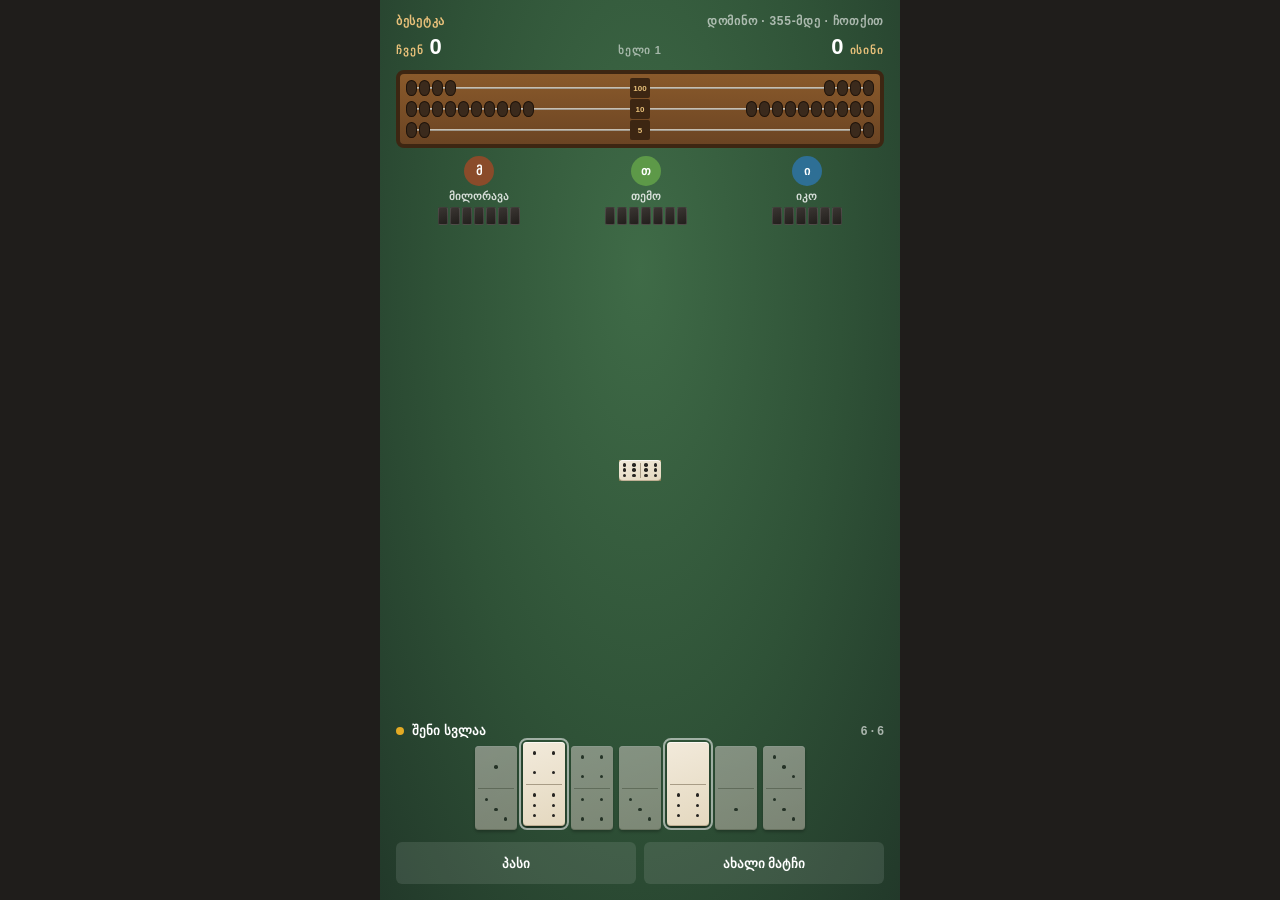
<file: besetka/domino.html>
<!DOCTYPE html>
<html lang="ka">
<head>
<meta charset="utf-8">
<meta name="viewport" content="width=device-width, initial-scale=1, maximum-scale=1, user-scalable=no">
<title>ბესეტკა · დომინო</title>
<style>
  * { box-sizing: border-box; -webkit-tap-highlight-color: transparent; }
  html, body { margin: 0; padding: 0; height: 100%; background: #1f1d1b; }
  body {
    font-family: -apple-system, BlinkMacSystemFont, "Segoe UI", Roboto, Helvetica, Arial, sans-serif;
    color: #fff;
    display: flex;
    justify-content: center;
  }
  #app {
    width: 100%;
    max-width: 520px;
    min-height: 100vh;
    min-height: 100dvh;
    background: radial-gradient(ellipse at 50% 30%, #3f6b47 0%, #2f5237 55%, #22392a 100%);
    display: flex;
    flex-direction: column;
    overflow: hidden;
  }

  /* ---- top bar / score ---- */
  .topbar {
    padding: 14px 16px 6px;
  }
  .title-row {
    display: flex;
    justify-content: space-between;
    align-items: baseline;
    font-size: 12px;
    font-weight: 700;
    letter-spacing: .06em;
    color: rgba(255,255,255,.6);
  }
  .title-row b { color: #e8c07a; }
  .score-row {
    display: grid;
    grid-template-columns: 1fr auto 1fr;
    align-items: baseline;
    margin-top: 6px;
    font-variant-numeric: tabular-nums;
  }
  .score-side { display: flex; align-items: baseline; gap: 6px; }
  .score-side.right { justify-content: flex-end; }
  .score-label { font-size: 11px; font-weight: 700; letter-spacing: .08em; color: #e8c07a; }
  .score-num { font-size: 22px; font-weight: 800; }
  .hand-label { font-size: 11px; font-weight: 700; letter-spacing: .06em; color: rgba(255,255,255,.55); white-space: nowrap; }
  .pending { text-align: center; font-size: 11px; font-weight: 700; color: #e8c07a; margin-top: 4px; }

  /* ---- opponents strip ---- */
  .opponents { display: flex; justify-content: space-around; padding: 8px 16px 0; }
  .opp { display: flex; flex-direction: column; align-items: center; gap: 4px; }
  .avatar {
    width: 30px; height: 30px; border-radius: 50%;
    display: flex; align-items: center; justify-content: center;
    font-weight: 800; font-size: 12px;
    box-shadow: 0 0 0 2px transparent;
  }
  .avatar.turn { box-shadow: 0 0 0 2px #E3AA24; }
  .opp-name { font-size: 11px; font-weight: 700; color: rgba(255,255,255,.8); }
  .opp-count { font-size: 10px; color: rgba(255,255,255,.5); }
  .opp-tiles { display: flex; gap: 2px; }
  .opp-tile-back {
    width: 10px; height: 18px; border-radius: 2px;
    background: linear-gradient(160deg,#3a3532,#221f1c);
    border: 1px solid rgba(255,255,255,.12);
  }

  /* ---- board ---- */
  .board-wrap {
    flex: 1;
    display: flex;
    align-items: center;
    justify-content: center;
    padding: 10px 12px;
    min-height: 0;
  }
  .board {
    display: flex;
    flex-wrap: wrap;
    align-content: center;
    justify-content: center;
    gap: 3px;
    max-height: 100%;
    overflow-y: auto;
  }
  .empty-hint { font-size: 14px; color: rgba(255,255,255,.6); text-align: center; padding: 0 24px; }

  .tile {
    background: linear-gradient(160deg,#f2eadb,#e4d8bf);
    border-radius: 4px;
    box-shadow: inset 0 1px 0 rgba(255,255,255,.7), inset 0 -1px 0 rgba(120,95,60,.35), 0 2px 3px rgba(0,0,0,.45);
    display: flex;
    flex-shrink: 0;
  }
  .tile.board-tile { width: 42px; height: 21px; }
  .tile.board-tile.dbl { box-shadow: inset 0 1px 0 rgba(255,255,255,.7), inset 0 -1px 0 rgba(120,95,60,.35), 0 2px 3px rgba(0,0,0,.45), 0 0 0 1.5px rgba(232,192,122,.65); }
  .tile-half { flex: 1; position: relative; }
  .tile-divider-v { width: 1px; background: #a89c86; margin: 3px 0; }
  .tile-divider-h { height: 1px; background: #a89c86; margin: 0 3px; }
  .pip {
    position: absolute; width: 3.5px; height: 3.5px; margin: -1.75px 0 0 -1.75px;
    border-radius: 50%; background: #262421;
  }
  .hand .pip { width: 7px; height: 7px; margin: -3.5px 0 0 -3.5px; }

  /* ---- end-choice buttons ---- */
  .end-choice { display: flex; gap: 8px; padding: 0 16px 8px; }
  .end-btn {
    flex: 1; height: 40px; border-radius: 8px;
    background: #E3AA24; color: #1f1d1b; font-weight: 800; font-size: 13px;
    display: flex; align-items: center; justify-content: center; gap: 6px;
    cursor: pointer; border: none;
    animation: pulse 1.1s infinite;
  }
  @keyframes pulse { 0%,100%{opacity:.7} 50%{opacity:1} }

  /* ---- status + hand ---- */
  .status-row {
    display: flex; justify-content: space-between; align-items: center;
    padding: 8px 16px 4px;
    font-size: 13px; font-weight: 700;
  }
  .status-dot { width: 8px; height: 8px; border-radius: 50%; background: rgba(255,255,255,.3); display: inline-block; margin-right: 8px; }
  .status-dot.mine { background: #E3AA24; animation: pulse 1.2s infinite; }
  .ends-text { font-size: 12px; color: rgba(255,255,255,.6); font-variant-numeric: tabular-nums; }

  .hand-row {
    display: flex; gap: 6px; justify-content: center; flex-wrap: wrap;
    padding: 4px 8px;
  }
  .tile.hand-tile {
    width: 42px; height: 84px; flex-direction: column; cursor: pointer;
    outline: 2px solid transparent; outline-offset: 2px;
    transition: transform .15s ease, opacity .15s ease;
  }
  .tile.hand-tile.playable { outline-color: rgba(255,255,255,.55); transform: translateY(-4px); }
  .tile.hand-tile.selected { outline-color: #E3AA24; transform: translateY(-10px); }
  .tile.hand-tile.dead { opacity: .55; filter: saturate(.6) brightness(.85); }

  .bottom-bar { display: flex; gap: 8px; padding: 8px 16px calc(16px + env(safe-area-inset-bottom)); }
  .bbtn {
    flex: 1; height: 42px; border-radius: 6px; background: rgba(255,255,255,.1);
    display: flex; align-items: center; justify-content: center;
    font-size: 13px; font-weight: 700; cursor: pointer; border: none; color: #fff;
  }
  .bbtn.pass-active { color: #e8c07a; }
  .bbtn.primary { background: #fff; color: #1f1d1b; }

  /* ---- overlays ---- */
  .overlay {
    position: absolute; inset: 0; display: flex; align-items: center; justify-content: center;
    padding: 24px; z-index: 20; background: rgba(20,18,16,.55);
  }
  .card {
    background: rgba(38,36,33,.96); border: 1px solid rgba(255,255,255,.12); border-radius: 14px;
    padding: 22px; display: flex; flex-direction: column; gap: 14px; text-align: center; width: 100%;
    box-shadow: 0 16px 40px rgba(0,0,0,.6);
  }
  .card h2 { margin: 0; font-size: 26px; font-weight: 900; }
  .card p { margin: 0; font-size: 14px; color: rgba(255,255,255,.7); line-height: 1.4; }
  .card .cta {
    height: 48px; border-radius: 10px; background: #fff; color: #1f1d1b;
    display: flex; align-items: center; justify-content: center; font-weight: 800; font-size: 15px; cursor: pointer;
  }
  .card .cta.secondary { background: transparent; border: 1.5px solid rgba(255,255,255,.4); color: #fff; }
  .reveal-grid { display: grid; grid-template-columns: 1fr 1fr; gap: 6px; text-align: left; }
  .reveal-cell { background: rgba(255,255,255,.06); border-radius: 8px; padding: 8px; }
  .reveal-head { display: flex; justify-content: space-between; font-size: 12px; font-weight: 700; margin-bottom: 6px; }
  .reveal-head span:last-child { color: #e8c07a; }
  .reveal-tiles { display: flex; gap: 3px; flex-wrap: wrap; }
  .reveal-tiles .tile { width: 14px; height: 28px; flex-direction: column; }
  .reveal-tiles .pip { width: 2.6px; height: 2.6px; margin: -1.3px 0 0 -1.3px; }

  /* ---- chotki abacus ---- */
  .chotki {
    margin: 4px 16px 0;
    background: linear-gradient(180deg,#8a5a2b,#6b4423);
    border: 4px solid #3d2612; border-radius: 8px; padding: 4px 6px;
    display: flex; flex-direction: column; gap: 1px;
  }
  .ch-row { position: relative; height: 20px; display: grid; grid-template-columns: 1fr 20px 1fr; align-items: center; }
  .ch-line { position: absolute; left: 0; right: 0; top: 50%; height: 2px; margin-top: -1px; background: linear-gradient(180deg,#d9d2c5,#8e857a); border-radius: 2px; }
  .ch-label {
    position: absolute; left: 50%; top: 50%; transform: translate(-50%,-50%);
    width: 20px; height: 20px; background: #3d2612; border-radius: 2px;
    display: flex; align-items: center; justify-content: center; font-size: 8px; font-weight: 800; color: #e8c07a; z-index: 2;
  }
  .ch-beads { position: relative; height: 20px; }
  .ch-bead {
    position: absolute; top: 50%; width: 11px; height: 16px; margin-top: -8px;
    border-radius: 50%/40%; background: #3b2a1c; border: 1px solid #1e130b;
  }
  .ch-bead.on { background: #e8c07a; border-color: #8a5a1e; }
</style>
</head>
<body>
<div id="app"></div>

<script>
/* ===== domino-engine.js (inlined verbatim) ===== */
// Georgian pair-domino rule engine — single chain with two open ends (left/right). Doubles do not branch. Pure functions, no rendering.
(function (root) {
  const TEAM_OF_SEAT = [0, 1, 0, 1];

  function createDominoSet() { const t = []; let id = 0; for (let a = 0; a <= 6; a++) for (let b = a; b <= 6; b++) t.push({ id: id++, a, b }); return t; }
  function shuffleTiles(tiles, rng) { const a = tiles.slice(); rng = rng || Math.random; for (let i = a.length - 1; i > 0; i--) { const j = Math.floor(rng() * (i + 1)); [a[i], a[j]] = [a[j], a[i]]; } return a; }
  function dealTiles(rng) { const d = shuffleTiles(createDominoSet(), rng); return [d.slice(0, 7), d.slice(7, 14), d.slice(14, 21), d.slice(21, 28)]; }
  const pips = t => t.a + t.b, isDouble = t => t.a === t.b;
  const calculateRemainingPips = hand => hand.reduce((s, t) => s + pips(t), 0);
  const calculateTeamRemainingPips = (st, team) => st.hands.reduce((s, h, i) => TEAM_OF_SEAT[i] === team ? s + calculateRemainingPips(h) : s, 0);

  // board: a single ordered chain of tiles from the left open end to the right open end.
  // { tiles: [{id,a,b,seat,leftV,rightV}, ...], originIndex } — originIndex marks the first tile played (for layout only, not a rule).
  const emptyBoard = () => ({ tiles: [], originIndex: 0 });
  function findTile(board, id) { return board.tiles.find(t => t.id === id) || null; }
  function boardTiles(board) { return board.tiles; }
  // exactly two open ends for the whole hand — left end and right end of the chain. Doubles play normally; they never add extra directions.
  function getOpenEnds(board) {
    if (!board.tiles.length) return [];
    const first = board.tiles[0], last = board.tiles[board.tiles.length - 1];
    return [{ id: 'left', value: first.leftV }, { id: 'right', value: last.rightV }];
  }
  function getValidPlacements(tile, board) {
    if (!board.tiles.length) return [{ endpointId: 'origin', matchingValue: null }];
    return getOpenEnds(board).filter(e => tile.a === e.value || tile.b === e.value).map(e => ({ endpointId: e.id, matchingValue: e.value }));
  }
  const canPlayTile = (tile, board) => getValidPlacements(tile, board).length > 0;
  const getPlayableTiles = (hand, board) => hand.filter(t => canPlayTile(t, board));

  function newMatch(opts) {
    opts = opts || {};
    return startNextHand({ targetScore: opts.targetScore || 355, scores: [0, 0], pendingFishPoints: 0, matchStatus: 'playing', matchWinner: null, dry: false, handNumber: 0, history: [],
      hands: null, board: emptyBoard(), current: null, startingPlayer: null, nextStarter: null, consecutivePasses: 0, handStatus: 'idle', handOutcome: null, handWinner: null, handPoints: 0, moves: [], lastEvent: null }, opts.rng);
  }
  function startNextHand(state, rng) {
    if (state.matchStatus !== 'playing') return state;
    const hands = dealTiles(rng);
    let starter = state.handNumber === 0 ? hands.findIndex(h => h.some(t => t.a === 6 && t.b === 6)) : (state.nextStarter !== null && state.nextStarter !== undefined ? state.nextStarter : (state.startingPlayer + 1) % 4);
    return Object.assign({}, state, { hands, board: emptyBoard(), current: starter, startingPlayer: starter, nextStarter: null, consecutivePasses: 0, handStatus: 'playing', handOutcome: null, handWinner: null, handPoints: 0,
      handNumber: state.handNumber + 1, mustOpenWithDoubleSix: state.handNumber === 0, moves: [], lastEvent: { type: 'deal', starter } });
  }
  function getLegalMoves(state, seat) {
    if (state.handStatus !== 'playing' || state.current !== seat) return [];
    let hand = state.hands[seat];
    if (state.mustOpenWithDoubleSix && !state.board.tiles.length) hand = hand.filter(t => t.a === 6 && t.b === 6);
    return hand.map(t => ({ tile: t, placements: getValidPlacements(t, state.board) })).filter(m => m.placements.length);
  }
  const mustPass = (state, seat) => state.handStatus === 'playing' && getLegalMoves(state, seat).length === 0;

  function placeTile(state, seat, tileId, endpointId) {
    const mv = getLegalMoves(state, seat).find(m => m.tile.id === tileId); if (!mv) return { ok: false, error: 'illegal tile' };
    let pl = mv.placements.find(p => p.endpointId === endpointId) || mv.placements[0]; const tile = mv.tile;
    const tiles = state.board.tiles.slice(); let originIndex = state.board.originIndex || 0;
    if (!tiles.length) {
      tiles.push({ id: tile.id, a: tile.a, b: tile.b, seat, leftV: tile.a, rightV: tile.b }); originIndex = 0;
    } else if (pl.endpointId === 'left') {
      const inV = pl.matchingValue, outV = tile.a === inV ? tile.b : tile.a;
      tiles.unshift({ id: tile.id, a: tile.a, b: tile.b, seat, leftV: outV, rightV: inV }); originIndex += 1;
    } else { // 'right'
      const inV = pl.matchingValue, outV = tile.a === inV ? tile.b : tile.a;
      tiles.push({ id: tile.id, a: tile.a, b: tile.b, seat, leftV: inV, rightV: outV });
    }
    const board = { tiles, originIndex };
    const hands = state.hands.map((h, i) => i === seat ? h.filter(t => t.id !== tile.id) : h);
    let next = Object.assign({}, state, { hands, board, consecutivePasses: 0, mustOpenWithDoubleSix: false, moves: state.moves.concat([{ seat, tileId: tile.id, endpointId: pl.endpointId }]), lastEvent: { type: 'play', seat, tile, endpointId: pl.endpointId } });
    if (hands[seat].length === 0) return { ok: true, state: resolveNormalHand(next, seat) };
    next.current = (seat + 1) % 4; return { ok: true, state: next };
  }
  function pass(state, seat) {
    if (state.handStatus !== 'playing' || state.current !== seat) return { ok: false, error: 'not your turn' };
    if (!mustPass(state, seat)) return { ok: false, error: 'legal move exists' };
    const next = Object.assign({}, state, { consecutivePasses: state.consecutivePasses + 1, current: (seat + 1) % 4, moves: state.moves.concat([{ seat, pass: true }]), lastEvent: { type: 'pass', seat } });
    if (detectBlockedGame(next)) return { ok: true, state: resolveFish(next) };
    return { ok: true, state: next };
  }
  // blocked: no hand can reach either open end
  const detectBlockedGame = st => st.board.tiles.length > 0 && st.hands.every(h => getPlayableTiles(h, st.board).length === 0);

  function resolveNormalHand(state, winnerSeat) { const team = TEAM_OF_SEAT[winnerSeat]; const raw = calculateTeamRemainingPips(state, 1 - team);
    return applyHandScore(state, { outcome: 'normal', winnerTeam: team, points: raw + state.pendingFishPoints, rawPips: raw, nextStarter: winnerSeat }); }
  function resolveFish(state) { const a = calculateTeamRemainingPips(state, 0), b = calculateTeamRemainingPips(state, 1); if (a === b) return resolveEgg(state, a + b);
    const team = a < b ? 0 : 1; const seats = [0, 1, 2, 3].filter(s => TEAM_OF_SEAT[s] === team).sort((x, y) => calculateRemainingPips(state.hands[x]) - calculateRemainingPips(state.hands[y]));
    return applyHandScore(state, { outcome: 'fish', winnerTeam: team, points: (team === 0 ? b : a) + state.pendingFishPoints, rawPips: team === 0 ? b : a, nextStarter: seats[0] }); } // fish: losing pair's remaining pips go to the winning pair
  function resolveEgg(state, total) { const pending = state.pendingFishPoints + total / 2; // equal totals: one side's pips are remembered for the next decided hand
    return Object.assign({}, state, { handStatus: 'ended', handOutcome: 'egg', handWinner: null, handPoints: 0, pendingFishPoints: pending, nextStarter: (state.startingPlayer + 1) % 4,
      history: state.history.concat([{ hand: state.handNumber, outcome: 'egg', winnerTeam: null, points: 0, rawPips: total, pending, scores: state.scores.slice() }]), lastEvent: { type: 'egg', total } }); }
  function applyHandScore(state, r) { const before = state.scores.slice(); const scores = state.scores.slice(); scores[r.winnerTeam] += r.points;
    return checkMatchWinner(Object.assign({}, state, { scores, pendingFishPoints: 0, handStatus: 'ended', handOutcome: r.outcome, handWinner: r.winnerTeam, handPoints: r.points, nextStarter: r.nextStarter,
      history: state.history.concat([{ hand: state.handNumber, outcome: r.outcome, winnerTeam: r.winnerTeam, points: r.points, rawPips: r.rawPips, pendingUsed: state.pendingFishPoints, before, scores: scores.slice() }]) })); }
  function checkMatchWinner(state) { if (state.handOutcome !== 'normal') return state; const over = [0, 1].filter(t => state.scores[t] >= state.targetScore); if (!over.length) return state;
    const winner = over.length === 2 ? (state.scores[0] >= state.scores[1] ? 0 : 1) : over[0];
    return Object.assign({}, state, { matchStatus: 'won', matchWinner: winner, dry: state.scores[1 - winner] < 200, lastEvent: { type: 'match', winner } }); }

  // bot uses the same legal-move engine; sees only its own hand + open ends
  function botMove(state, seat, rng) { const moves = getLegalMoves(state, seat); if (!moves.length) return null; moves.sort((x, y) => pips(y.tile) - pips(x.tile));
    const m = moves[0]; const p = m.placements[Math.floor((rng || Math.random)() * m.placements.length)]; return { tileId: m.tile.id, endpointId: p.endpointId }; }
  function step(state, seat, rng) { if (mustPass(state, seat)) return pass(state, seat).state; const m = botMove(state, seat, rng); return placeTile(state, seat, m.tileId, m.endpointId).state; }
  // dev helpers
  function forceFish(state) { return state.handStatus === 'playing' && state.board.tiles.length ? resolveFish(state) : state; }
  function setScores(state, a, b) { return Object.assign({}, state, { scores: [a, b] }); }

  root.DominoEngine = { TEAM_OF_SEAT, createDominoSet, shuffleTiles, dealTiles, pips, isDouble, emptyBoard, findTile, boardTiles, getOpenEnds, getValidPlacements, canPlayTile, getPlayableTiles,
    calculateRemainingPips, calculateTeamRemainingPips, newMatch, startNextHand, getLegalMoves, mustPass, placeTile, pass, detectBlockedGame, resolveNormalHand, resolveFish, resolveEgg, applyHandScore, checkMatchWinner, botMove, step, forceFish, setScores };
})(typeof window !== 'undefined' ? window : globalThis);

/* ===== end domino-engine.js ===== */
</script>
<script>
(function(){
  const E = window.DominoEngine;
  const KEY = 'besetka.domino.chain.v1';
  const NAMES = ['შენ', 'მილორავა', 'თემო', 'იკო'];
  const AVATAR = ['#8a4b2a', '#8a4b2a', '#5D9948', '#2e6f95'];
  const INITIALS = ['შ', 'მ', 'თ', 'ი'];
  const PIPPOS = { 0:[], 1:[[50,50]], 2:[[27,27],[73,73]], 3:[[27,27],[50,50],[73,73]],
    4:[[27,27],[73,27],[27,73],[73,73]], 5:[[27,27],[73,27],[50,50],[27,73],[73,73]],
    6:[[27,25],[27,50],[27,75],[73,25],[73,50],[73,75]] };

  function loadMatch(){
    try {
      const v = JSON.parse(localStorage.getItem(KEY));
      if (v && v.board && Array.isArray(v.board.tiles) && Array.isArray(v.hands)) return v;
    } catch (e) {}
    return null;
  }
  function saveMatch(m){ try { localStorage.setItem(KEY, JSON.stringify(m)); } catch (e) {} }

  let state = {
    dom: loadMatch(),
    sel: null,        // selected tile id from my hand
    passFlash: null,
    aiTimer: null,
  };
  if (!state.dom) state.dom = E.newMatch();

  function setDom(next, extra){
    state.dom = next;
    if (extra) Object.assign(state, extra);
    saveMatch(state.dom);
    render();
    scheduleAI();
  }

  function scheduleAI(){
    clearTimeout(state.aiTimer);
    const d = state.dom;
    if (!d || d.handStatus !== 'playing') return;
    if (d.current === 0) {
      if (E.mustPass(d, 0)) {
        state.aiTimer = setTimeout(() => {
          const r = E.pass(state.dom, 0);
          if (r.ok) setDom(r.state, { passFlash: 0 });
        }, 700);
      }
      return;
    }
    state.aiTimer = setTimeout(() => {
      const cur = state.dom;
      if (!cur || cur.handStatus !== 'playing' || cur.current === 0) return;
      const passed = E.mustPass(cur, cur.current);
      setDom(E.step(cur, cur.current), { passFlash: passed ? cur.current : null });
    }, 650);
  }

  function tapHandTile(tile){
    const d = state.dom;
    if (!d || d.current !== 0 || d.handStatus !== 'playing') return;
    const mv = E.getLegalMoves(d, 0).find(m => m.tile.id === tile.id);
    if (!mv) { state.sel = null; render(); return; }
    const distinctEnds = new Set(mv.placements.map(p => p.endpointId));
    if (distinctEnds.size === 1) {
      const r = E.placeTile(d, 0, tile.id, mv.placements[0].endpointId);
      if (r.ok) setDom(r.state);
      return;
    }
    state.sel = tile;
    render();
  }
  function tapEnd(endpointId){
    const d = state.dom;
    if (!d || !state.sel) return;
    const r = E.placeTile(d, 0, state.sel.id, endpointId);
    if (r.ok) setDom(r.state, { sel: null });
  }
  function tapPass(){
    const d = state.dom;
    if (!d || d.current !== 0) return;
    const r = E.pass(d, 0);
    if (r.ok) setDom(r.state, { passFlash: 0 });
  }
  function nextHand(){
    const d = state.dom;
    if (d.matchStatus !== 'playing') { setDom(E.newMatch()); return; }
    setDom(E.startNextHand(d));
  }
  function newMatchConfirm(){
    if (confirm('ახალი მატჩი? მიმდინარე დაიკარგება.')) setDom(E.newMatch());
  }

  /* ---------- rendering helpers ---------- */
  function el(tag, cls, html){
    const e = document.createElement(tag);
    if (cls) e.className = cls;
    if (html !== undefined) e.innerHTML = html;
    return e;
  }
  function pipDivs(n){
    return (PIPPOS[n] || []).map(([x,y]) => `<div class="pip" style="left:${x}%;top:${y}%"></div>`).join('');
  }
  function tileNode(a, b, cls, vertical){
    const t = el('div', 'tile ' + cls);
    t.style.flexDirection = vertical ? 'column' : 'row';
    const h1 = el('div', 'tile-half', pipDivs(a));
    const h2 = el('div', 'tile-half', pipDivs(b));
    const div = el('div', vertical ? 'tile-divider-h' : 'tile-divider-v');
    t.appendChild(h1); t.appendChild(div); t.appendChild(h2);
    return t;
  }
  function scoreToBeads(score){
    const hundreds = Math.floor(score/100); let r = score%100;
    const tens = Math.floor(r/10); r = r%10;
    const fives = Math.floor(r/5); const rem = r%5;
    return { hundreds, tens, fives, rem };
  }
  function beadRow(unitLabel, countA, countB, maxCount){
    const row = el('div', 'ch-row');
    row.appendChild(el('div', 'ch-line'));
    row.appendChild(el('div', 'ch-label', unitLabel));
    const left = el('div', 'ch-beads');
    for (let i = 0; i < maxCount; i++){
      const b = el('div', 'ch-bead' + (i < countA ? ' on' : ''));
      b.style.left = (i * 13) + 'px';
      left.appendChild(b);
    }
    const spacer = el('div');
    const right = el('div', 'ch-beads');
    for (let i = 0; i < maxCount; i++){
      const b = el('div', 'ch-bead' + (i < countB ? ' on' : ''));
      b.style.right = (i * 13) + 'px';
      right.appendChild(b);
    }
    row.appendChild(left); row.appendChild(spacer); row.appendChild(right);
    return row;
  }

  function render(){
    const app = document.getElementById('app');
    app.innerHTML = '';
    app.style.position = 'relative';
    const d = state.dom;
    const E_ = window.DominoEngine;

    /* top bar */
    const topbar = el('div', 'topbar');
    const titleRow = el('div', 'title-row', `<b>ბესეტკა</b><span>დომინო · 355-მდე · ჩოთქით</span>`);
    topbar.appendChild(titleRow);
    const scoreRow = el('div', 'score-row');
    scoreRow.appendChild(el('div', 'score-side', `<span class="score-label">ჩვენ</span><span class="score-num">${d.scores[0]}</span>`));
    scoreRow.appendChild(el('div', 'hand-label', `ხელი ${d.handNumber}`));
    scoreRow.appendChild(el('div', 'score-side right', `<span class="score-num">${d.scores[1]}</span><span class="score-label">ისინი</span>`));
    topbar.appendChild(scoreRow);
    app.appendChild(topbar);

    const chotki = el('div', 'chotki');
    const bA = scoreToBeads(d.scores[0]), bB = scoreToBeads(d.scores[1]);
    chotki.appendChild(beadRow('100', bA.hundreds, bB.hundreds, 4));
    chotki.appendChild(beadRow('10', bA.tens, bB.tens, 10));
    chotki.appendChild(beadRow('5', bA.fives, bB.fives, 2));
    app.appendChild(chotki);
    if (d.pendingFishPoints > 0) {
      app.appendChild(el('div', 'pending', `კვერცხი · ${d.pendingFishPoints} ქულა გადადის შემდეგ ხელზე`));
    }

    /* opponents */
    const opps = el('div', 'opponents');
    [1,2,3].forEach(seat => {
      const o = el('div', 'opp');
      const av = el('div', 'avatar' + (d.handStatus === 'playing' && d.current === seat ? ' turn' : ''), INITIALS[seat]);
      av.style.background = AVATAR[seat];
      o.appendChild(av);
      o.appendChild(el('div', 'opp-name', NAMES[seat]));
      const tilesRow = el('div', 'opp-tiles');
      (d.hands[seat] || []).forEach(() => tilesRow.appendChild(el('div', 'opp-tile-back')));
      o.appendChild(tilesRow);
      if (state.passFlash === seat) o.appendChild(el('div', 'opp-count', 'პასი'));
      opps.appendChild(o);
    });
    app.appendChild(opps);

    /* board */
    const boardWrap = el('div', 'board-wrap');
    if (!d.board.tiles.length) {
      const hint = d.handNumber === 1
        ? (d.current === 0 ? 'შენ გაქვს 6:6 — დადე' : `${NAMES[d.current]} 6:6-ით იწყებს`)
        : 'ბოლო ხელის შემდეგ';
      boardWrap.appendChild(el('div', 'empty-hint', d.handStatus === 'playing' ? hint : ''));
    } else {
      const board = el('div', 'board');
      d.board.tiles.forEach(t => {
        board.appendChild(tileNode(t.a, t.b, 'board-tile' + (t.a === t.b ? ' dbl' : ''), false));
      });
      boardWrap.appendChild(board);
    }
    app.appendChild(boardWrap);

    /* end-choice buttons (when a tile with two playable ends is selected) */
    const openEnds = E_.getOpenEnds(d.board);
    if (state.sel) {
      const selPl = E_.getValidPlacements(state.sel, d.board);
      const choices = openEnds.filter(e2 => selPl.some(p => p.endpointId === e2.id));
      if (choices.length > 1) {
        const row = el('div', 'end-choice');
        choices.forEach(c => {
          const b = el('button', 'end-btn', (c.id === 'left' ? '⬅ ' : '➡ ') + 'ბოლოზე ' + c.value);
          b.onclick = () => tapEnd(c.id);
          row.appendChild(b);
        });
        app.appendChild(row);
      }
    }

    /* status row */
    const meTurn = d.handStatus === 'playing' && d.current === 0;
    const mePass = meTurn && E_.mustPass(d, 0);
    let statusText;
    if (d.handStatus !== 'playing') statusText = 'ხელი დასრულდა';
    else if (mePass) statusText = 'სვლა არ გაქვს — პასი';
    else if (meTurn) statusText = state.sel ? 'აირჩიე ბოლო' : 'შენი სვლაა';
    else statusText = NAMES[d.current] + ' თამაშობს…';
    const statusRow = el('div', 'status-row');
    statusRow.appendChild(el('div', '', `<span class="status-dot${meTurn ? ' mine' : ''}"></span>${statusText}`));
    statusRow.appendChild(el('div', 'ends-text', openEnds.length ? openEnds.map(e2 => e2.value).join(' · ') : '—'));
    app.appendChild(statusRow);

    /* my hand */
    const legal = meTurn ? E_.getLegalMoves(d, 0) : [];
    const handRow = el('div', 'hand-row');
    (d.hands[0] || []).forEach(t => {
      const mv = legal.find(m => m.tile.id === t.id);
      const playable = !!mv;
      const isSel = state.sel && state.sel.id === t.id;
      let cls = 'hand-tile';
      if (isSel) cls += ' selected';
      else if (playable) cls += ' playable';
      else if (meTurn) cls += ' dead';
      const tn = tileNode(t.a, t.b, cls, true);
      tn.onclick = () => tapHandTile(t);
      handRow.appendChild(tn);
    });
    app.appendChild(handRow);

    /* bottom bar */
    const bottomBar = el('div', 'bottom-bar');
    const passBtn = el('div', 'bbtn' + (mePass || state.passFlash === 0 ? ' pass-active' : ''), 'პასი');
    passBtn.onclick = mePass ? tapPass : null;
    bottomBar.appendChild(passBtn);
    const newBtn = el('div', 'bbtn', 'ახალი მატჩი');
    newBtn.onclick = newMatchConfirm;
    bottomBar.appendChild(newBtn);
    app.appendChild(bottomBar);

    /* hand-ended overlay */
    if (d.handStatus === 'ended') {
      const last = d.history[d.history.length - 1] || {};
      let title = '', sub = '', cta = 'შემდეგი ხელი';
      if (d.matchStatus === 'won') {
        title = d.matchWinner === 0 ? (d.dry ? 'მოვიგეთ · მშრალი!' : 'მოვიგეთ!') : (d.dry ? 'წავაგეთ · მშრალი' : 'წავაგეთ');
        sub = `${d.scores[0]} – ${d.scores[1]} · ${d.handNumber} ხელი`;
        cta = 'ახალი მატჩი';
      } else if (d.handOutcome === 'egg') {
        title = 'კვერცხი';
        sub = `ორივე მხარეს თანაბარი ქულა დარჩა. ${d.pendingFishPoints} ქულა გადადის შემდეგ ხელზე.`;
      } else {
        const we = d.handWinner === 0;
        title = (d.handOutcome === 'fish' ? 'რიბა · ' : 'დომინო · ') + (we ? 'ჩვენ' : 'ისინი');
        sub = `${we ? 'ჩვენ' : 'მათ'} +${d.handPoints}${last.pendingUsed ? ` (${last.rawPips} + კვერცხი ${last.pendingUsed})` : ''}`;
      }
      const overlay = el('div', 'overlay');
      const card = el('div', 'card');
      card.appendChild(el('h2', '', title));
      card.appendChild(el('p', '', sub));
      const revealGrid = el('div', 'reveal-grid');
      [0,1,2,3].forEach(i => {
        const cell = el('div', 'reveal-cell');
        cell.appendChild(el('div', 'reveal-head', `<span>${NAMES[i]}</span><span>${E_.calculateRemainingPips(d.hands[i])}</span>`));
        const tilesRow = el('div', 'reveal-tiles');
        d.hands[i].forEach(t => tilesRow.appendChild(tileNode(t.a, t.b, '', true)));
        cell.appendChild(tilesRow);
        revealGrid.appendChild(cell);
      });
      card.appendChild(revealGrid);
      const ctaBtn = el('div', 'cta', cta);
      ctaBtn.onclick = nextHand;
      card.appendChild(ctaBtn);
      overlay.appendChild(card);
      app.appendChild(overlay);
    }
  }

  render();
  scheduleAI();
})();
</script>
</body>
</html>
</file>
